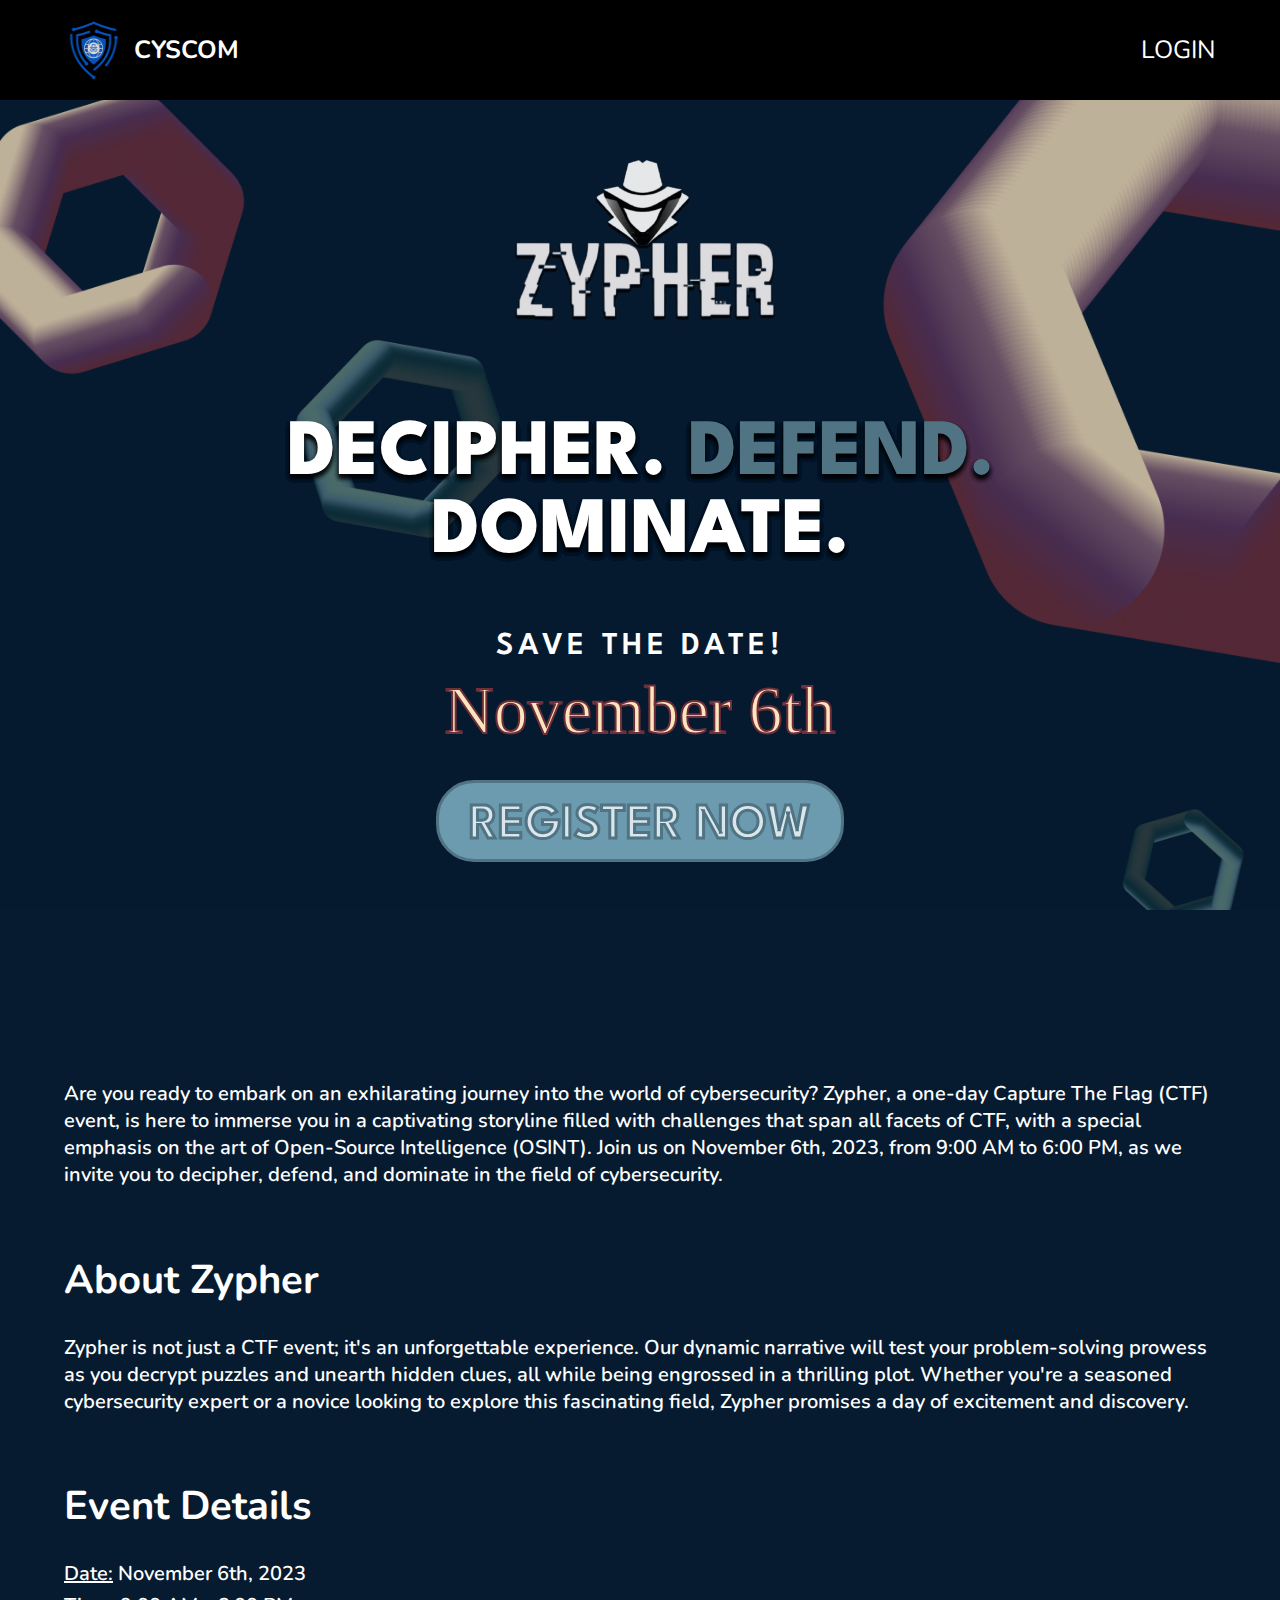
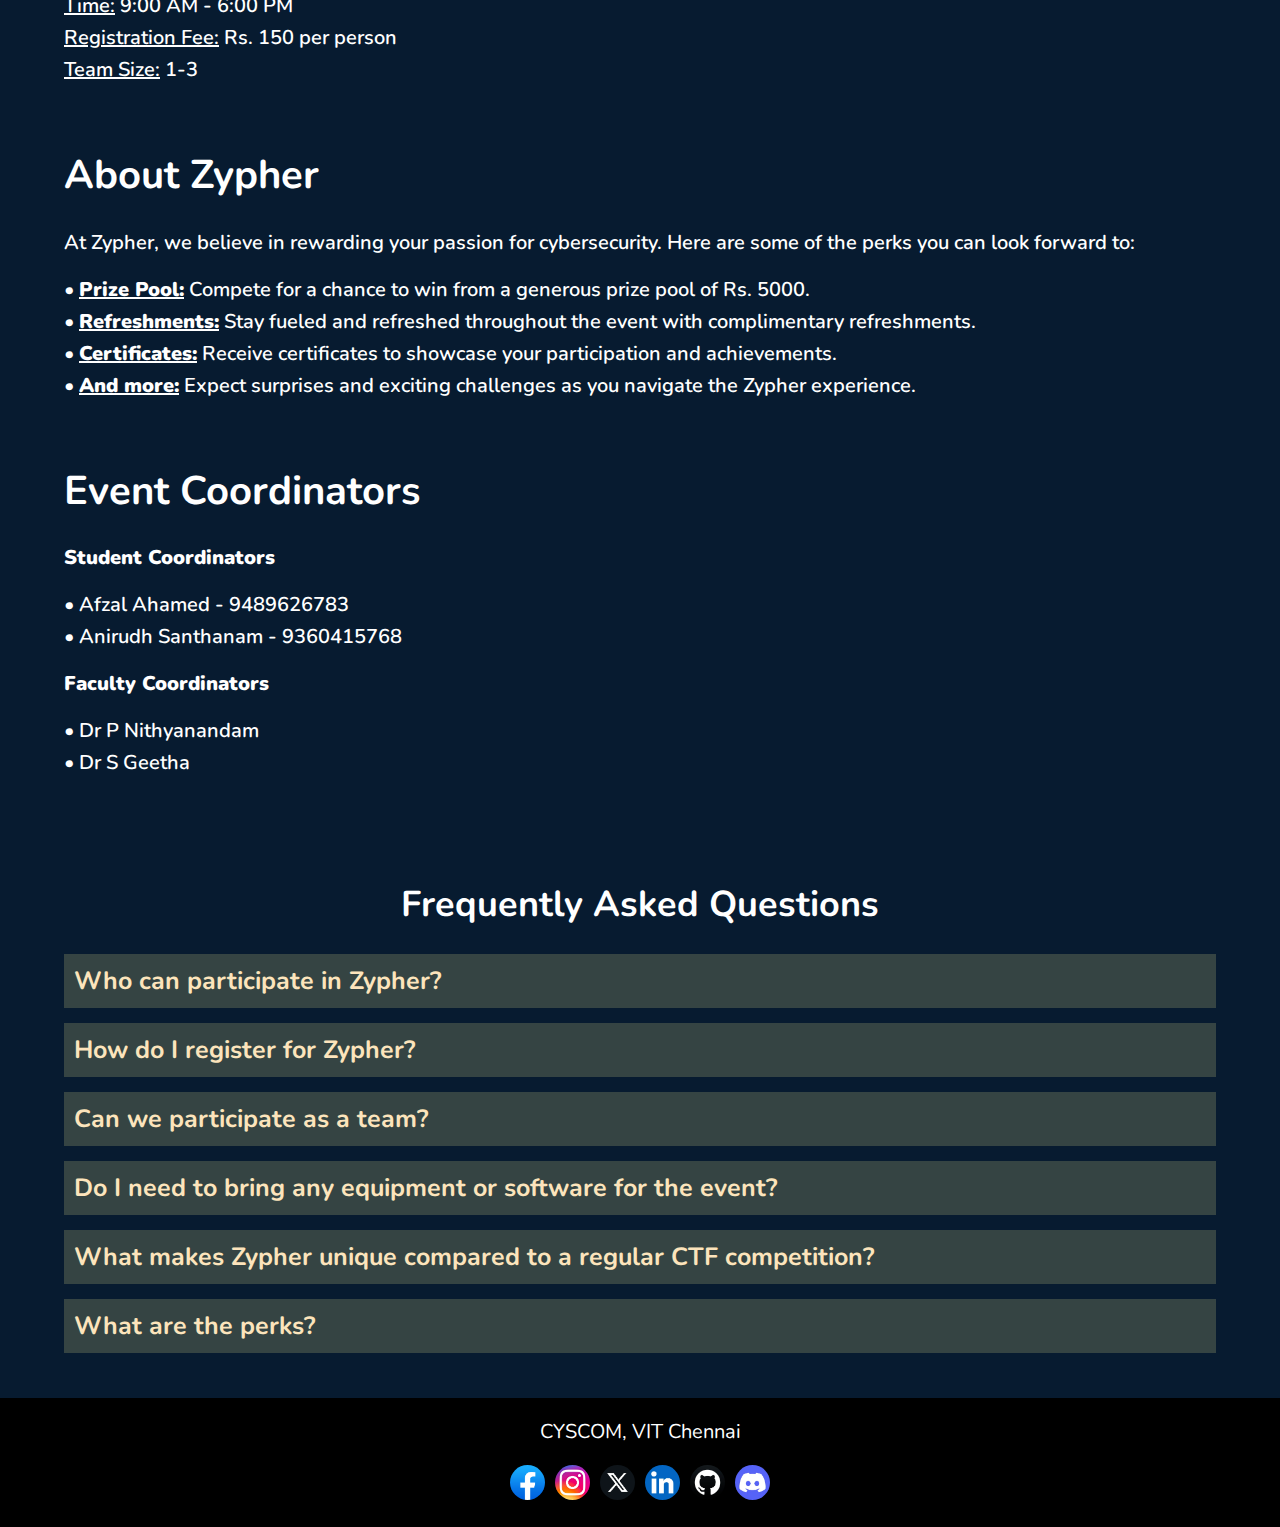
<file: index.html>
<!DOCTYPE html>
<html lang="en">
<head>
    <meta charset="UTF-8" />
    <meta name="viewport" content="width=device-width, initial-scale=1.0" />
    <title>Zypher | CYSCOM</title>
    
    <link rel="stylesheet" href="/landing-page/css/style.css" />
    <link rel="preconnect" href="https://fonts.googleapis.com" />
    <link rel="preconnect" href="https://fonts.gstatic.com" crossorigin />
    <link href="https://fonts.googleapis.com/css2?family=Anton&family=Kosugi+Maru&family=League+Spartan:wght@300;800&family=Nunito:wght@300&display=swap" rel="stylesheet"/>

    <link rel="shortcut icon" href="/assets/images/zypher.png" type="image/x-icon">
</head>
<body>
    <!-- read changes.txt -->
    <!-- read contributors.txt -->
    <div class="landing-page">
        <nav>
            <div class="nav-content">
                <div class="navbar-left">
                    <div class="logo-container">
                        <img id="cyscomlogo" alt="cyscomlogo" src="/assets/images/cyscom.png" />
                        <span id="cyscom">CYSCOM</span>
                    </div>
                </div>
                <div class="navbar-right">
                    <a class="nav-link" href="/login/">LOGIN</a>
                </div>
            </div>
        </nav>
        <div class="main-content">
            <div class="zypher-logo-content">
                <div class="logo">
                    <img class="zypherlogo" alt="zypherlogo" src="/assets/images/logo.png" />
                </div>
            </div>
            <div class="content-container">
                <div class="left">
                    <div class="decipher">
                        DECIPHER.<span style="color: #507483"> DEFEND.</span> DOMINATE.
                    </div>
                </div>
                <div class="right">
                    <div class="savethedate">SAVE THE DATE!</div>
                    <div class="date">November 6th</div>
                    <div class="register-container">
                        <div class="button-container">
                            <a href="/register/">
                                <button class="register-button">REGISTER NOW</button>
                            </a>
                        </div>
                    </div>
                </div>
            </div>
        </div>
        <div class="scroll-down-page">
            <div class="section-container">
                <div class="event-section event-desc">
                    <p>
                        Are you ready to embark on an exhilarating journey into the world of cybersecurity? Zypher, a one-day Capture The Flag (CTF) event, is here to immerse you in a captivating storyline filled with challenges that span all facets of CTF, with a special emphasis on the art of Open-Source Intelligence (OSINT). Join us on November 6th, 2023, from 9:00 AM to 6:00 PM, as we invite you to decipher, defend, and dominate in the field of cybersecurity.
                    </p>
                </div>
                <br>
                <div class="event-section event-desc">
                    <h1>About Zypher</h1>
                    <p>
                        Zypher is not just a CTF event; it's an unforgettable experience. Our dynamic narrative will test your problem-solving prowess as you decrypt puzzles and unearth hidden clues, all while being engrossed in a thrilling plot. Whether you're a seasoned cybersecurity expert or a novice looking to explore this fascinating field, Zypher promises a day of excitement and discovery.
                    </p>
                </div>
                <br>
                <div class="event-section event-desc">
                    <h1>Event Details</h1>
                    <ul>
                        <li><u>Date:</u> November 6th, 2023</li>
                        <li><u>Time:</u> 9:00 AM - 6:00 PM</li>
                        <li><u>Registration Fee:</u> Rs. 150 per person</li>
                        <li><u>Team Size:</u> 1-3</li>
                    </ul>
                </div>
                <br>
                <div class="event-section event-desc">
                    <h1>About Zypher</h1>
                    <p>
                        At Zypher, we believe in rewarding your passion for cybersecurity. Here are some of the perks you can look forward to:
                    </p>
                    <ul>
                        <li>• <u><b>Prize Pool:</b></u> Compete for a chance to win from a generous prize pool of Rs. 5000.</li>
                        <li>• <u><b>Refreshments:</b></u> Stay fueled and refreshed throughout the event with complimentary refreshments.</li>
                        <li>• <u><b>Certificates:</b></u> Receive certificates to showcase your participation and achievements.</li>
                        <li>• <u><b>And more:</b></u> Expect surprises and exciting challenges as you navigate the Zypher experience.</li>
                    </ul>
                </div>
                <br>
                <div class="event-section event-desc">
                    <h1>Event Coordinators</h1>
                    <p><b>Student Coordinators</b></p>
                    <ul>
                        <li>• Afzal Ahamed - 9489626783</li>
                        <li>• Anirudh Santhanam - 9360415768</li>
                    </ul>
                    <p><b>Faculty Coordinators</b></p>
                    <ul>
                        <li>• Dr P Nithyanandam</li>
                        <li>• Dr S Geetha</li>
                    </ul>
                </div>
                <!-- <br>
                <div class="event-section event-rules">
                    <h1>Event Rules</h1>
                    <ul>
                        <li>Point 1</li>
                        <li>Point 2</li>
                        <li>Point 3</li>
                    </ul>
                </div> -->
            </div>
        </div>
        <div class="scroll-down-page">
            <div class="faq">
                <h1>Frequently Asked Questions</h1>
                <div class="faq-box">
                    <div class="query-container">
                        <button class="question" onclick="toggleAnswer(this)">
                            Who can participate in Zypher?
                        </button>
                        <div class="answer">
                            <div class="answer-content">
                                Zypher is an inclusive event open to all individuals interested in problem-solving and Capture The Flag (CTF) challenges. Regardless of your level of expertise, whether you're a novice or an experienced problem solver, Zypher welcomes and caters to everyone. It's an opportunity for all to embark on a journey of intellectual exploration.
                            </div>
                        </div>
                    </div>
                    <div class="query-container">
                        <button class="question" onclick="toggleAnswer(this)">
                            How do I register for Zypher?
                        </button>
                        <div class="answer">
                            <div class="answer-content">
                                The registration process is quick and straightforward. Just click on the registration link here, and you'll be directed to the registration page. Fill in your details, and for the incredible value of just Rs. 150, you secure your place in this thrilling event. Don't miss out on this chance to test your skills and be part of the Zypher experience.
                            </div>
                        </div>
                    </div>
                    <div class="query-container">
                        <button class="question" onclick="toggleAnswer(this)">
                            Can we participate as a team?
                        </button>
                        <div class="answer">
                            <div class="answer-content">
                                Absolutely! Teamwork makes Zypher even more exciting. You can form a team consisting of 1 to 3 participants. The team creation process will take place on the day of the event, allowing you to collaborate and tackle challenges together. Strength in numbers, right?
                            </div>
                        </div>
                    </div>
                    <div class="query-container">
                        <button class="question" onclick="toggleAnswer(this)">
                            Do I need to bring any equipment or software for the event?
                        </button>
                        <div class="answer">
                            <div class="answer-content">
                                All you need to bring is your laptop, and it's preferred if you have Kali Linux pre-installed. We've got everything else covered for you, ensuring a seamless and immersive experience during Zypher.
                            </div>
                        </div>
                    </div>
                    <div class="query-container">
                        <button class="question" onclick="toggleAnswer(this)">
                            What makes Zypher unique compared to a regular CTF competition?
                        </button>
                        <div class="answer">
                            <div class="answer-content">
                                Zypher isn't your average CTF event. It's an extraordinary blend of problem-solving and storytelling. Each challenge you face is not just a technical puzzle but a piece of a captivating narrative. As you solve these challenges, you unravel the storyline, making Zypher a thrilling and immersive experience. It's problem-solving with a twist!
                            </div>
                        </div>
                    </div>
                    <div class="query-container">
                        <button class="question" onclick="toggleAnswer(this)">
                            What are the perks?
                        </button>
                        <div class="answer">
                            <div class="answer-content">
                                Prize Pool of Rs. 5000, refreshments for all, certificates, and more.
                            </div>
                        </div>
                    </div>
                </div>
            </div>
        </div>
        <footer>
            <p>CYSCOM, VIT Chennai</p>
            <div class="footer-links">
                <a href="https://facebook.com/cyscomvit/"><img src="/assets/icons/facebook.png" alt="" height="32" width="32"></a>
                <!-- &nbsp; -->
                <a href="https://instagram.com/cyscomvit/"><img src="/assets/icons/instagram.png" alt="" height="32" width="32"></a>
                <!-- &nbsp; -->
                <a href="https://twitter.com/CyscomVit/"><img src="/assets/icons/x.png" alt="" height="32" width="32"></a>
                <!-- &nbsp; -->
                <a href="https://www.linkedin.com/company/cyscomvit/"><img src="/assets/icons/linkedin.png" alt="" height="32" width="32"></a>
                <!-- &nbsp; -->
                <a href="https://github.com/cyscomvit/"><img src="/assets/icons/github.png" alt="" height="32" width="32"></a>
                <!-- &nbsp; -->
                <a href="https://discord.gg/9RyHCQgjAv"><img src="/assets/icons/discord.png" alt="" height="32" width="32"></a>
                <!-- &nbsp; -->
            </div>
        </footer>
    </div>
    <script src="/landing-page/script/script.js"></script>
</body>
</html>
</file>
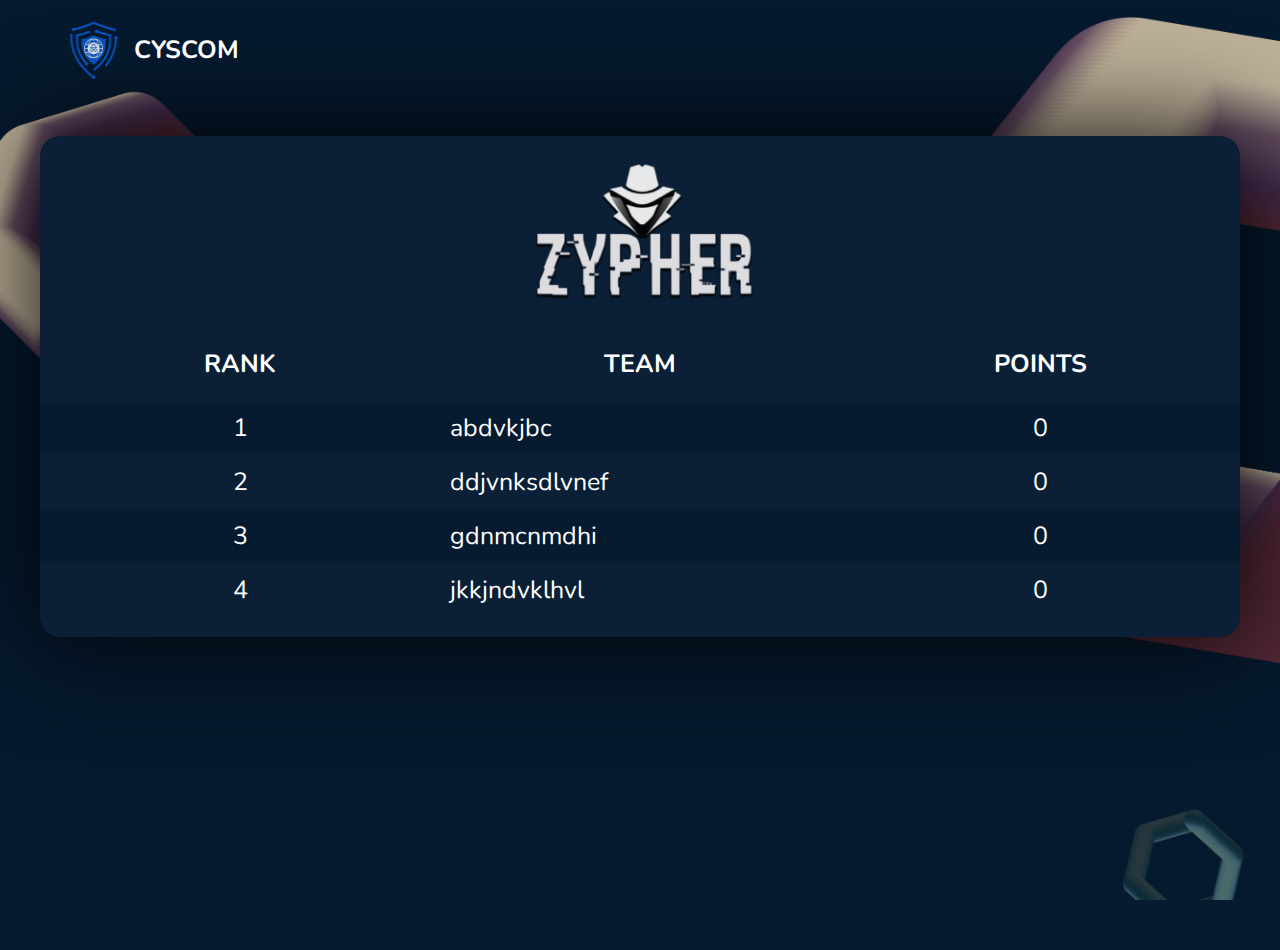
<file: leaderboard/index.html>
<!DOCTYPE html>
<html lang="en">
<head>
    <meta charset="UTF-8" />
    <meta name="viewport" content="width=device-width, initial-scale=1.0" />
    <title>Zypher - Leaderboard | CYSCOM</title>
    
    <link rel="stylesheet" type="text/css" href="/leaderboard/css/style.css" />
    <link rel="stylesheet" type="text/css" href="https://unpkg.com/boxicons@2.1.4/css/boxicons.min.css"/>
    <link rel="preconnect" href="https://fonts.googleapis.com" />
    <link rel="preconnect" href="https://fonts.gstatic.com" crossorigin />
    <link href="https://fonts.googleapis.com/css2?family=Anton&family=Kosugi+Maru&family=League+Spartan:wght@300;800&family=Nunito:wght@300&display=swap" rel="stylesheet"/>

    <link rel="shortcut icon" href="/assets/images/zypher.png" type="image/x-icon">
</head>
<body>
    <div class="container">
        <div class="content">
            <div class="nav-content">
                <div class="navbar-left">
                    <div class="logo-container">
                        <img id="cyscomlogo" alt="cyscomlogo" src="/assets/images/cyscom.png" />
                        <span id="cyscom">CYSCOM</span>
                    </div>
                </div>
            </div>
            <br>
            <br>
            <div class="content-container">
                <div class="zyper-logo-container">
                    <div class="zypher-logo-content">
                        <div class="logo">
                            <img class="zypherlogo" alt="zypherlogo" src="/assets/images/logo.png" />
                        </div>
                    </div>
                </div>
                <div class="table-container">
                    <table>
                        <tr>
                            <th>RANK</th>
                            <th>TEAM</th>
                            <th>POINTS</th>
                        </tr>
                        <tr>
                            <td>1</td>
                            <td>abdvkjbc</td>
                            <td>0</td>
                        </tr>
                        <tr>
                            <td>2</td>
                            <td>ddjvnksdlvnef</td>
                            <td>0</td>
                        </tr>
                        <tr>
                            <td>3</td>
                            <td>gdnmcnmdhi</td>
                            <td>0</td>
                        </tr>
                        <tr>
                            <td>4</td>
                            <td>jkkjndvklhvl</td>
                            <td>0</td>
                        </tr>
                    </table>
                </div>
            </div>
        </div>
    </div>
</body>
</html>
</file>
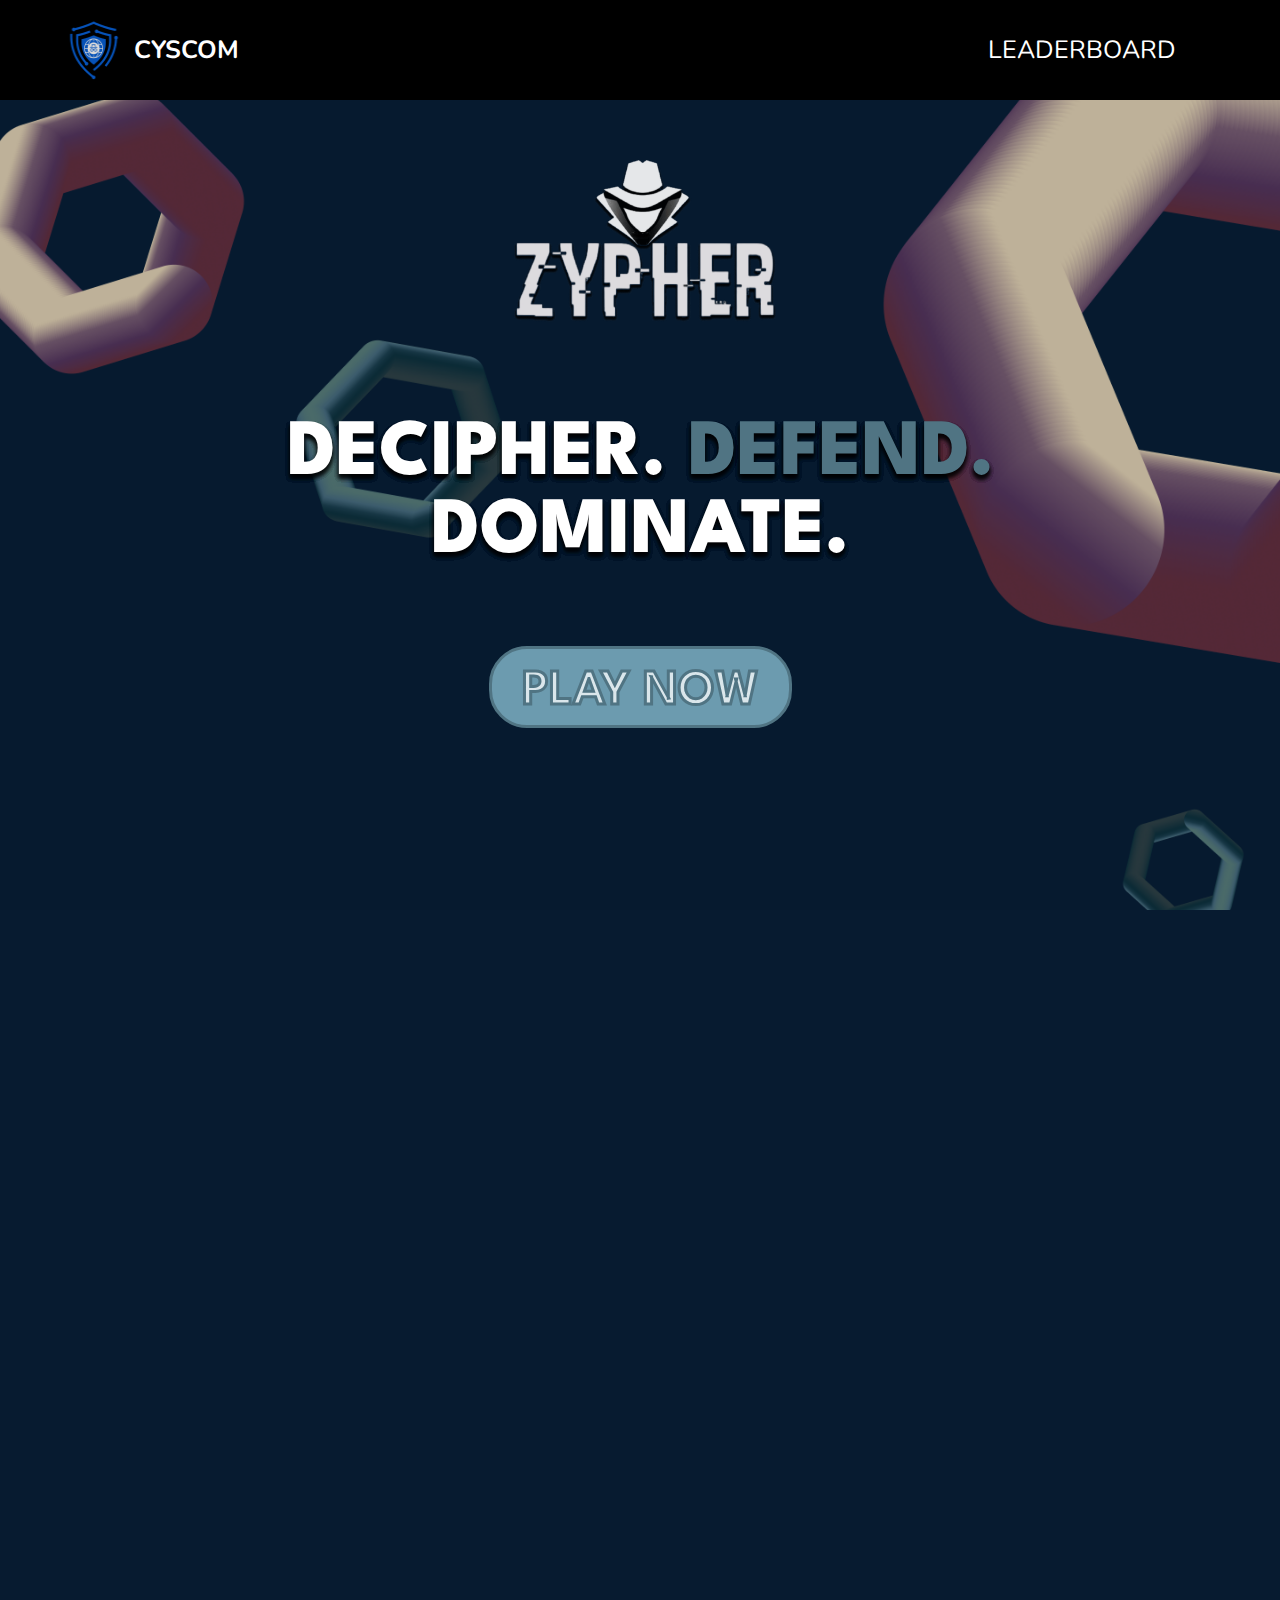
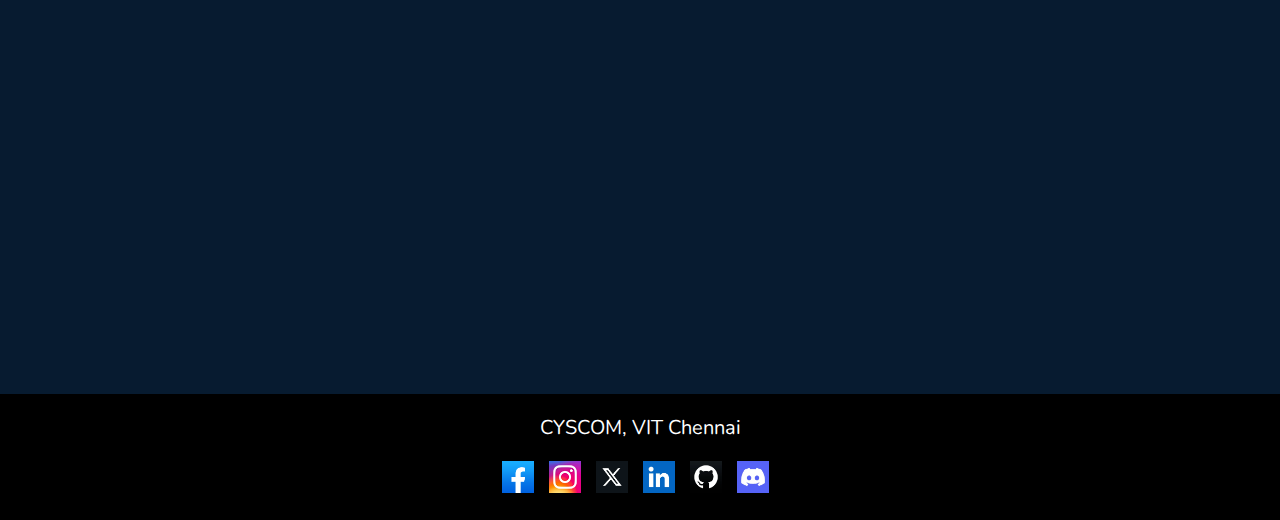
<file: loggedin/index.html>
<!DOCTYPE html>
<html lang="en">
<head>
    <meta charset="UTF-8" />
    <meta name="viewport" content="width=device-width, initial-scale=1.0" />
    <title>Zypher | CYSCOM</title>
    
    <link rel="stylesheet" href="/loggedin/css/style.css" />
    <link rel="preconnect" href="https://fonts.googleapis.com" />
    <link rel="preconnect" href="https://fonts.gstatic.com" crossorigin />
    <link href="https://fonts.googleapis.com/css2?family=Anton&family=Kosugi+Maru&family=League+Spartan:wght@300;800&family=Nunito:wght@300&display=swap" rel="stylesheet"/>

    <link rel="shortcut icon" href="/assets/images/zypher.png" type="image/x-icon">
</head>
<body>
    <!-- read changes.txt -->
    <div class="landing-page">
        <nav>
            <div class="nav-content">
                <div class="navbar-left">
                    <div class="logo-container">
                        <img id="cyscomlogo" alt="cyscomlogo" src="/assets/images/cyscom.png" />
                        <span id="cyscom">CYSCOM</span>
                    </div>
                </div>
                <div class="navbar-right">
                    <a class="nav-link" href="/leaderboard/">LEADERBOARD</a>
                </div>
            </div>
        </nav>
        <div class="main-content">
            <div class="zypher-logo-content">
                <div class="logo">
                    <img class="zypherlogo" alt="zypherlogo" src="/assets/images/logo.png" />
                </div>
            </div>
            <div class="content-container">
                <div class="left">
                    <div class="decipher">
                        DECIPHER.<span style="color: #507483"> DEFEND.</span> DOMINATE.
                    </div>
                </div>
                <br>
                <br>
                <br>
                <div class="right">
                    <div class="register-container">
                        <div class="button-container">
                            <a href="/register/">
                                <button class="register-button">PLAY NOW</button>
                            </a>
                        </div>
                    </div>
                </div>
            </div>
        </div>
        <div class="scroll-down-page">
            <!-- content -->
        </div>
        <footer id="contact">
            <p>CYSCOM, VIT Chennai</p>
            <div class="footer-links">
                <a href="https://facebook.com/cyscomvit/"><img src="/assets/icons/facebook.png" alt="" height="32" width="32"></a>
                &nbsp;
                <a href="https://instagram.com/cyscomvit/"><img src="/assets/icons/instagram.png" alt="" height="32" width="32"></a>
                &nbsp;
                <a href="https://twitter.com/CyscomVit/"><img src="/assets/icons/x.png" alt="" height="32" width="32"></a>
                &nbsp;
                <a href="https://www.linkedin.com/company/cyscomvit/"><img src="/assets/icons/linkedin.png" alt="" height="32" width="32"></a>
                &nbsp;
                <a href="https://github.com/cyscomvit/"><img src="/assets/icons/github.png" alt="" height="32" width="32"></a>
                &nbsp;
                <a href="https://discord.gg/9RyHCQgjAv"><img src="/assets/icons/discord.png" alt="" height="32" width="32"></a>
                &nbsp;
            </div>
        </footer>
    </div>
</body>
</html>
</file>
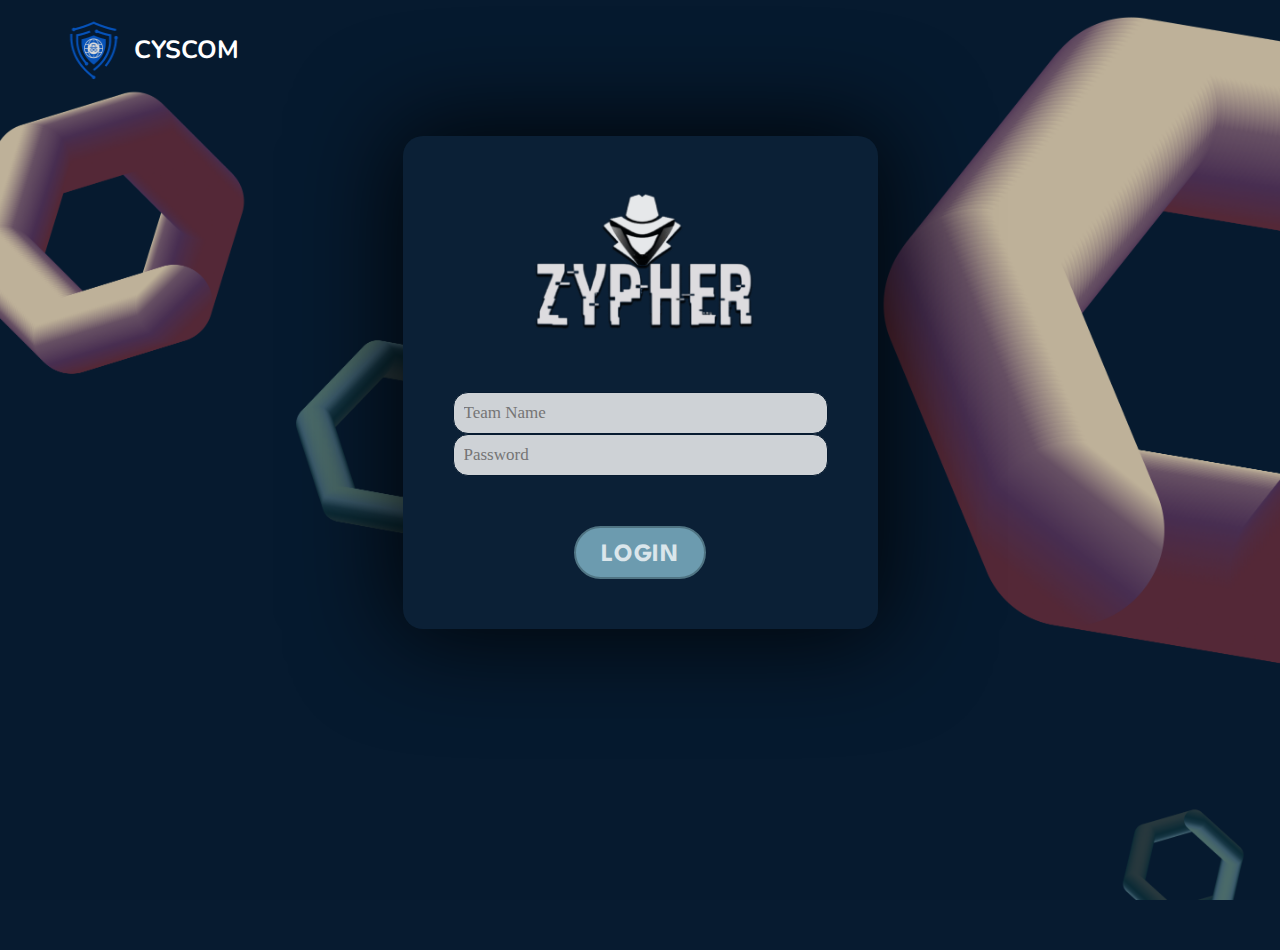
<file: login/index.html>
<!DOCTYPE html>
<html lang="en">
<head>
    <meta charset="UTF-8" />
    <meta name="viewport" content="width=device-width, initial-scale=1.0" />
    <title>Zypher - Login | CYSCOM</title>
    
    <link rel="stylesheet" type="text/css" href="/login/css/style.css" />
    <link rel="stylesheet" type="text/css" href="https://unpkg.com/boxicons@2.1.4/css/boxicons.min.css"/>
    <link rel="preconnect" href="https://fonts.googleapis.com" />
    <link rel="preconnect" href="https://fonts.gstatic.com" crossorigin />
    <link href="https://fonts.googleapis.com/css2?family=Anton&family=Kosugi+Maru&family=League+Spartan:wght@300;800&family=Nunito:wght@300&display=swap" rel="stylesheet"/>

    <link rel="shortcut icon" href="/assets/images/zypher.png" type="image/x-icon">
</head>
<body>
    <div class="container">
        <div class="content">
            <div class="nav-content">
                <div class="navbar-left">
                    <div class="logo-container">
                        <img id="cyscomlogo" alt="cyscomlogo" src="/assets/images/cyscom.png" />
                        <span id="cyscom">CYSCOM</span>
                    </div>
                </div>
            </div>
            <br>
            <br>
            <div class="form-container">
                <div class="zyper-logo-container">
                    <div class="zypher-logo-content">
                        <div class="logo">
                            <img class="zypherlogo" alt="zypherlogo" src="/assets/images/logo.png" />
                        </div>
                    </div>
                </div>
                <form action="your-action-url.php" method="post">
                    <div class="input-box">
                        <input type="text" placeholder="Team Name" required />
                        <input type="password" placeholder="Password" required />
                    </div>
                    <button type="submit" class="btn"><b>LOGIN</b></button>
                </form>
            </div>
        </div>
    </div>
</body>
</html>
</file>
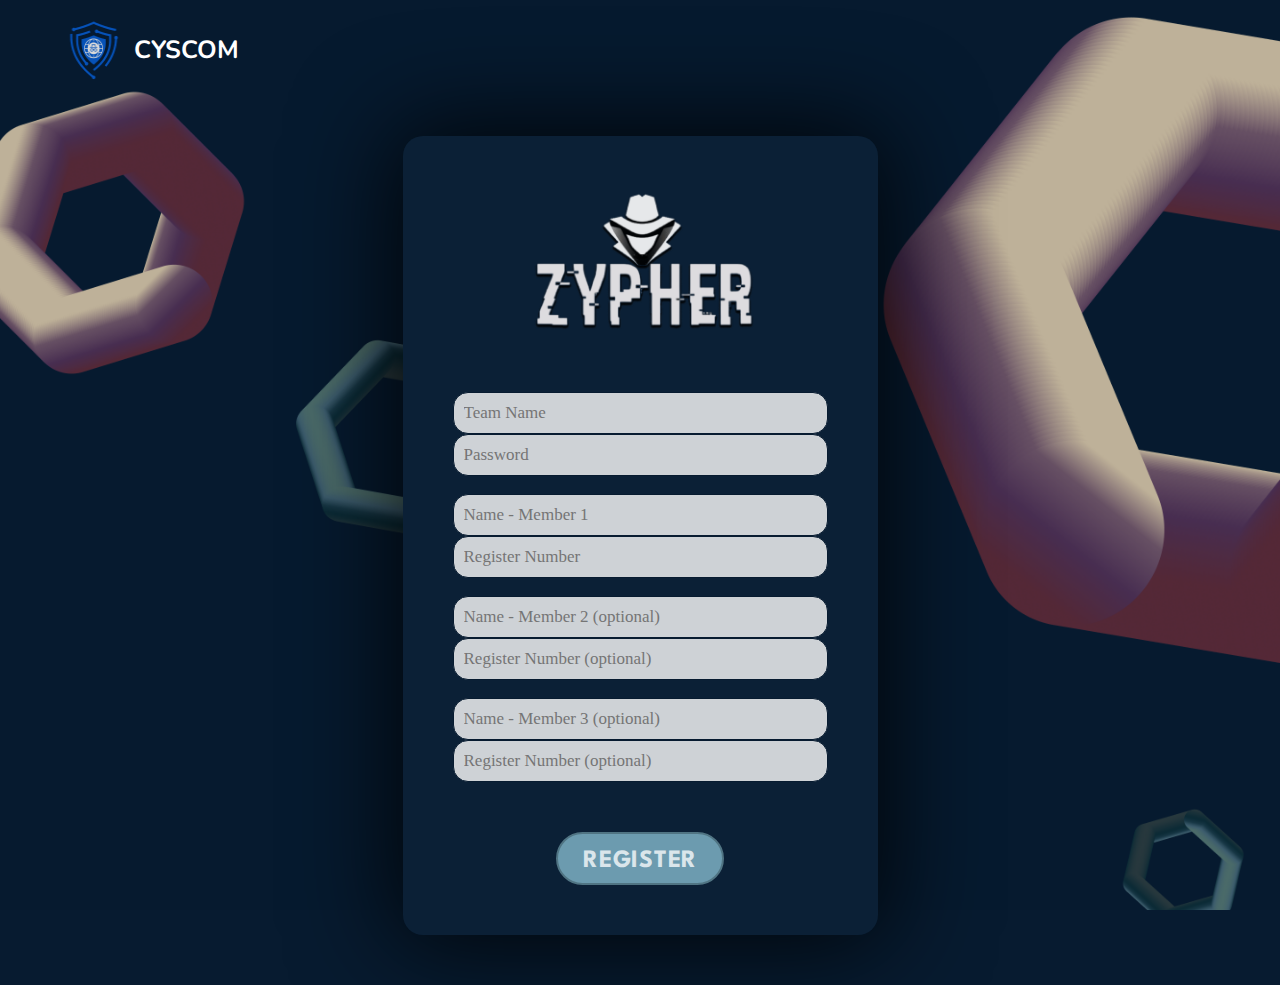
<file: register/index.html>
<!DOCTYPE html>
<html lang="en">
<head>
    <meta charset="UTF-8" />
    <meta name="viewport" content="width=device-width, initial-scale=1.0" />
    <title>Zypher - Register | CYSCOM</title>
    
    <link rel="stylesheet" type="text/css" href="/register/css/style.css" />
    <link rel="stylesheet" type="text/css" href="https://unpkg.com/boxicons@2.1.4/css/boxicons.min.css"/>
    <link rel="preconnect" href="https://fonts.googleapis.com" />
    <link rel="preconnect" href="https://fonts.gstatic.com" crossorigin />
    <link href="https://fonts.googleapis.com/css2?family=Anton&family=Kosugi+Maru&family=League+Spartan:wght@300;800&family=Nunito:wght@300&display=swap" rel="stylesheet"/>

    <link rel="shortcut icon" href="/assets/images/zypher.png" type="image/x-icon">
</head>
<body>
    <div class="container">
        <div class="content">
            <div class="nav-content">
                <div class="navbar-left">
                    <div class="logo-container">
                        <img id="cyscomlogo" alt="cyscomlogo" src="/assets/images/cyscom.png" />
                        <span id="cyscom">CYSCOM</span>
                    </div>
                </div>
            </div>
            <br>
            <br>
            <div class="form-container">
                <div class="zyper-logo-container">
                    <div class="zypher-logo-content">
                        <div class="logo">
                            <img class="zypherlogo" alt="zypherlogo" src="/assets/images/logo.png" />
                        </div>
                    </div>
                </div>
                <form action="your-action-url.php" method="post">
                    <div class="input-box">
                        <input type="text" placeholder="Team Name" required />
                        <input type="password" placeholder="Password" required />
                        <br>
                        <input type="text" placeholder="Name - Member 1" required />
                        <input type="text" placeholder="Register Number" required />
                        <br>
                        <input type="text" placeholder="Name - Member 2 (optional)" />
                        <input type="text" placeholder="Register Number (optional)" />
                        <br>
                        <input type="text" placeholder="Name - Member 3 (optional)" />
                        <input type="text" placeholder="Register Number (optional)" />
                    </div>
                    <button type="submit" class="btn"><b>REGISTER</b></button>
                </form>
            </div>
        </div>
    </div>
</body>
</html>
</file>
<file: landing-page/css/style.css>
html{
    overflow-x: hidden;
}
body {
    margin: 0;
    padding: 0;
    background-color: #071b30;
    overflow-x: hidden;
}
nav{
    width: 100%;
    background-color: black;
    position: fixed;
    top: 0;
    z-index: 100000;
}
.nav-content-mobile{
    display: none;
}
.nav-content {
    max-width: 1200px;
    width: 90%;
    margin: 0 auto;
    display: flex;
    justify-content: space-between;
    align-items: center;
    padding: 0 20px;
    height: 100px;
    font-family: "Nunito", sans-serif;
    font-size: 25px;
}
.logo-container{
    display: flex;
    align-items: center;
}
.navbar-center {
    text-align: center;
    align-items: center;
}
.navbar-right {
    text-align: right;
    /* margin-right: 20px !important; */
}
#cyscomlogo {
    width: 60px;
    height: 60px;
}
#cyscom {
    font-size: 25px;
    font-weight: bold;
    color: white;
    margin-left: 10px;
}
.nav-link {
    color: white;
    text-decoration: none;
}
.play {
    padding: 5px 20px;
    border-radius: 10px;
    border: 1px solid rgba(255, 255, 255, 0.5);
}
.play:hover {
    background-color: #fce4bc;
    color: #6e2e3a;
}
.zyphper-logo-content{
    margin-top: 100px;
}
.logo {
    width: fit-content;
    margin: 0 auto;
    height: auto;
    padding-top: 20px;
}
.zypherlogo {
    width: 300px;
    height: auto;
    margin: 0 auto;
}
.main-content {
    padding-top: 130px;
    position: relative;
    background-image: url("/assets/images/bg.png");
    background-size: cover;
    background-repeat: no-repeat;
    background-attachment: fixed;
    min-height: 100vh;
}
.content-container{
    max-width: 1200px;
    width: 90%;
    padding-top: 60px;
    text-align: center;
    margin: 0 auto;
}
.left, .right{
    width: 100%;
}
.decipher {
    position: relative;
    padding: 20px 20px;
    font-family: "League Spartan";
    font-style: normal;
    font-weight: 800;
    font-size: 80px;
    line-height: 78px;
    z-index: 1;
    color: #ffffff;
    text-shadow: 0px 4px 4px rgba(0, 0, 0, 0.25), 0px 4px 4px rgba(0, 0, 0, 0.25), 0px 4px 4px rgba(0, 0, 0, 0.25), 0px 4px 4px rgba(0, 0, 0, 0.25), 0px 4px 4px rgba(0, 0, 0, 0.25), 0px 4px 4px rgba(0, 0, 0, 0.25), 0px 4px 4px rgba(0, 0, 0, 0.25), 0px 4px 4px rgba(0, 0, 0, 0.25);
}
.savethedate {
    padding: 40px 0 10px;
    font-family: "League Spartan";
    font-style: normal;
    font-weight: 600;
    font-size: 32px;
    line-height: 29px;
    letter-spacing: 0.145em;
    color: #ffffff;
}
.date {
    padding-bottom: 30px;
    font-family: "Kosugi Maru";
    font-style: normal;
    font-weight: 400;
    font-size: 68px;
    /* letter-spacing: 0.2em; */
    -webkit-text-stroke: 2px #6e2e3a;
    -webkit-text-fill-color: #fce4bc;
}
.register-container{
    padding-bottom: 40px;
}
.register-button{
    padding: 20px 30px 10px;
    background-color: transparent;
    border: none;
    text-decoration: none;
    font-family: "League Spartan";
    font-style: normal;
    font-weight: 600;
    font-size: 50px;
    color: rgba(255, 255, 255, 0.75);
    background-color: #6c9baf;
    border: 3px solid #507483;
    border-radius: 38px;
    -webkit-text-stroke: 3px #507483;
    transition: background-color 0.3s, color 0.3s;
    cursor: pointer;
}
.register-button:hover {
    background-color: #507483;
    color: #fff;
}
@media (max-width: 1130px) {
    .body {
        position: relative;
   }
    .main-content {
        display: inline-table;
   }
}
@media (max-width: 635px) {
    nav{
        padding: 0;
    }
    .nav-content {
        display: flex;
        height: 35px;
        width: 90%;
        padding: 20px 0;
        font-size: 20px;
    }
    .navbar-left, .navbar-right{
        width: 50%;
        align-items: center;
    }
    #cyscomlogo {
        width: 50px;
        height: 50px;
    }
    #cyscom {
        font-size: 20px;
        font-weight: bold;
        color: white;
        margin-left: 5px;
    }
    .logo-container{
        width: 100%;
        margin: 0 auto;
        text-align: center;
    }
    .navbar-right{
        text-align: right;
        margin-right: 5px;
    }
    .zypherlogo {
        width: 200px;
        height: auto;
        margin: 0 auto;
    }
    .logo-content{
        margin-top: 50px;
    }
    .main-content{
        padding-top: 100px;
    }
    .content-container{
        text-align: center;
        max-width: 600px;
        margin: 0 auto !important;
    }
    .left, .right{
        width: 100%;
        text-align: center;
    }
    .left{
        order: 2;
    }
    .righ{
        order: 1;
    }
    .decipher {
        font-size: 50px;
        line-height: 55px;
    }
    .savethedate{
        font-size: 20px;
    }
    .date{
        font-size: 40px;
    }
    .register-button {
        padding: 12px 20px 5px;
        background-color: transparent;
        border: none;
        text-decoration: none;
        font-family: "League Spartan";
        font-style: normal;
        font-weight: 600;
        font-size: 35px;
        letter-spacing: 0.03em;
        color: rgba(255, 255, 255, 0.75);
        background-color: #6c9baf;
        border: 3px solid #507483;
        border-radius: 38px;
        -webkit-text-stroke: 2px #507483;
        transition: background-color 0.3s, color 0.3s;
        cursor: pointer;
    }
    .section-container{
        width: 100%;
        margin: 0 auto;
    }
}
.scroll-down-page {
    margin: 0;
    padding: 0;
    position: relative;
    background-image: url("/assets/images/bg2.png");
    background-size: cover;
    background-repeat: no-repeat;
    background-attachment: fixed;
    background-color: #071b30;
    /* min-height: 100vh; */
    display: inline-table;
    align-items: center;
    justify-content: center;
    width: 100vw;
    padding: 30px 0;
}
.event-section{
    max-width: 1200px;
    width: 90%;
}
.event-desc {
    margin: 0 auto;
    font-family: "Nunito";
    font-style: normal;
    font-weight: 600;
    font-size: 20px;
    color: #ffffff;
}
.event-desc ul {
    list-style: none;
    padding: 0;
}
.event-desc ul li {
    margin-bottom: 5px;
}
.event-rules {
    margin: 0 auto;
    font-family: "Nunito";
    font-style: normal;
    font-weight: 600;
    font-size: 20px;
    color: #ffffff;
}
.event-rules ul {
    list-style: none;
    padding: 0;
}
.event-rules ul li {
    margin-bottom: 5px;
}
.faq {
    max-width: 90%;
    margin: 0 auto;
    font-family: "Nunito";
    font-style: normal;
    font-weight: 600;
    font-size: 18px;
    text-align: center;
    color: #ffffff;
}
.faq-box {
    max-width: 1200px;
    margin: 10px auto;
    border-radius: 10px;
    justify-content: center;
    align-items: center;
    text-decoration: none;
    text-align: left;
}
.query-container{
    border: 1px solid #ddd;
    border: 10px;
    margin-bottom: 10px;
}
.faq-box .question {
    background-color: #354443;
    padding: 10px;
    font-size: 25px;
    font-weight: bold;
    font-family: "Nunito";
    text-decoration: none;
    color: #fce4bc;
    border: none;
    width: 100%;
    text-align: left;
    cursor: pointer;
}
.faq-box .answer {
    height: 0;
    overflow: hidden;
    padding: 0;
    background-color: #cfbd9c;
    /* padding: 15px; */
    font-size: 25px;
    font-family: "Nunito";
    text-decoration: none;
    color: #424141;
    margin-top: 5px;
}
.faq-box .question:hover{
    background-color: #4c6260;
}
@media (max-width: 635px) {
    .event-section h1{
        font-size: 35px;
    }
    .event-section ul li, .event-section p{
        font-size: 20px;
    }
    .faq h1{
        font-size: 25px;
    }
    .faq-box .question{
        font-size: 20px;
        padding: 10px;
    }
    .faq-box .answer{
        font-size: 20px;
    }
}
.landing-page {
    background-attachment: fixed;
}
.scroll-down-page {
    background-attachment: fixed;
}
footer{
    font-family: "Nunito", sans-serif;
    background-color: black;
    color: white;
    align-items: center;
    text-align: center;
    padding: 20px 0;
    font-size: 20px;
}
footer p{
    margin: 0;
    margin-bottom: 20px;
}
footer a img{
    height: 35px;
    width: 35px;
    border-radius: 50px;
    margin: 0 2.5px;
}
</file>
<file: leaderboard/css/style.css>
body {
    margin: 0;
    padding: 0;
    background-color: #071b30;
    overflow-x: hidden;
}
.container{
    background-image: url("/assets/images/bg.png");
    background-size: cover;
    background-repeat: no-repeat;
    background-attachment: fixed;
    min-height: 100vh;
    margin-bottom: 50px;
}
nav{
    width: 100%;
    z-index: 100000;
}
.nav-content{
    max-width: 1200px;
    width: 90%;
    margin: 0 auto;
    display: flex;
    justify-content: space-between;
    align-items: center;
    padding: 0 20px;
    height: 100px;
    font-family: "Nunito", sans-serif;
    font-size: 25px;
}
.logo-container {
    margin: 0 auto;
    display: flex;
    align-items: center;
    padding: 0px;
    height: 100px;
    font-family: "Nunito", sans-serif;
    font-size: 25px;
}
#cyscomlogo {
    width: 60px;
    height: 60px;
}
#cyscom {
    font-size: 25px;
    font-weight: bold;
    color: white;
    margin-left: 10px;
}
.content-container{
    background-color: #0b2036;
    box-shadow: 0px 0px 100px 10px #000000ce;
    max-width: 1200px;
    width: 100%;
    margin: 0 auto;
    border-radius: 20px;
    color: white;
    font-family: "Nunito", sans-serif;
    font-size: 25px;
    text-align: center;
}
.table-container table{
    padding: 20px 0;
    width: 100%;
    border-spacing: 0;
}
.table-container table tbody tr th{
    padding: 10px 0 20px;
}
.table-container table tbody tr td{
    padding: 10px;
}
.table-container table tbody tr td:nth-of-type(2){
    text-align: left;
}
.table-container table tbody tr:nth-child(even){
    background-color: #071b30;
    border-radius: 10px;
}
.table-container table tr th{
    width: 33.33%;
}
.zyphper-logo-content{
    margin-top: 100px;
}
.logo {
    width: fit-content;
    margin: 0 auto;
    height: auto;
    padding-top: 20px;
}
.zypherlogo {
    width: 250px;
    height: auto;
    margin: 0 auto;
}

@media (max-width: 670px) {
    .content{
        max-width: 100%;
        margin: 0 auto;
    }
    nav{
        padding: 0;
    }
    .nav-content {
        display: flex;
        height: 35px;
        width: 90%;
        padding: 20px 0;
        font-size: 20px;
    }
    .navbar-left{
        width: 50%;
        align-items: center;
    }
    #cyscomlogo {
        width: 50px;
        height: 50px;
    }
    #cyscom {
        font-size: 20px;
        font-weight: bold;
        color: white;
        margin-left: 5px;
    }
    .zypherlogo {
        width: 150px;
        height: auto;
        margin: 0 auto;
    }
    .content-container{
        background-color: #0b2036;
        box-shadow: 0px 0px 100px 10px #000000ce;
        max-width: 1200px;
        width: 90%;
        margin: 0 auto;
        border-radius: 20px;
        padding: 0px;
        color: white;
        text-align: center;
    }
    .table-container{
        overflow: scroll;
    }
    .table-container table tbody tr th{
        padding: 10px 30px 20px;
    }
    .table-container table tbody tr td{
        padding: 10px;
    }
}
</file>
<file: loggedin/css/style.css>
html{
    overflow-x: hidden;
}
body {
    margin: 0;
    padding: 0;
    background-color: #071b30;
    overflow-x: hidden;
}
nav{
    width: 100%;
    background-color: black;
    position: fixed;
    top: 0;
    z-index: 100000;
}
.nav-content-mobile{
    display: none;
}
.nav-content {
    max-width: 1200px;
    width: 90%;
    margin: 0 auto;
    display: flex;
    justify-content: space-between;
    align-items: center;
    padding: 0 20px;
    height: 100px;
    font-family: "Nunito", sans-serif;
    font-size: 25px;
}
.logo-container{
    display: flex;
    align-items: center;
}
.navbar-center {
    text-align: center;
    align-items: center;
}
.navbar-right {
    text-align: right;
    margin-right: 20px !important;
}
#cyscomlogo {
    width: 60px;
    height: 60px;
}
#cyscom {
    font-size: 25px;
    font-weight: bold;
    color: white;
    margin-left: 10px;
}
.nav-link {
    color: white;
    text-decoration: none;
    margin: 0 20px;
}
.play {
    padding: 5px 20px;
    border-radius: 10px;
    border: 1px solid rgba(255, 255, 255, 0.5);
}
.play:hover {
    background-color: #fce4bc;
    color: #6e2e3a;
}
.zyphper-logo-content{
    margin-top: 100px;
}
.logo {
    width: fit-content;
    margin: 0 auto;
    height: auto;
    padding-top: 20px;
}
.zypherlogo {
    width: 300px;
    height: auto;
    margin: 0 auto;
}
.main-content {
    padding-top: 130px;
    position: relative;
    background-image: url("/assets/images/bg.png");
    background-size: cover;
    background-repeat: no-repeat;
    background-attachment: fixed;
    min-height: 100vh;
}
.content-container{
    max-width: 1200px;
    width: 90%;
    padding-top: 60px;
    text-align: center;
    margin: 0 auto;
}
.left, .right{
    width: 100%;
}
.decipher {
    position: relative;
    padding: 20px 20px;
    font-family: "League Spartan";
    font-style: normal;
    font-weight: 800;
    font-size: 80px;
    line-height: 78px;
    z-index: 1;
    color: #ffffff;
    text-shadow: 0px 4px 4px rgba(0, 0, 0, 0.25), 0px 4px 4px rgba(0, 0, 0, 0.25), 0px 4px 4px rgba(0, 0, 0, 0.25), 0px 4px 4px rgba(0, 0, 0, 0.25), 0px 4px 4px rgba(0, 0, 0, 0.25), 0px 4px 4px rgba(0, 0, 0, 0.25), 0px 4px 4px rgba(0, 0, 0, 0.25), 0px 4px 4px rgba(0, 0, 0, 0.25);
}
.savethedate {
    padding: 40px 0 10px;
    font-family: "League Spartan";
    font-style: normal;
    font-weight: 600;
    font-size: 32px;
    line-height: 29px;
    letter-spacing: 0.145em;
    color: #ffffff;
}
.date {
    padding-bottom: 30px;
    font-family: "Kosugi Maru";
    font-style: normal;
    font-weight: 400;
    font-size: 68px;
    /* letter-spacing: 0.2em; */
    -webkit-text-stroke: 2px #6e2e3a;
    -webkit-text-fill-color: #fce4bc;
}
.register-container{
    padding-bottom: 40px;
}
.register-button{
    padding: 20px 30px 10px;
    background-color: transparent;
    border: none;
    text-decoration: none;
    font-family: "League Spartan";
    font-style: normal;
    font-weight: 600;
    font-size: 50px;
    color: rgba(255, 255, 255, 0.75);
    background-color: #6c9baf;
    border: 3px solid #507483;
    border-radius: 38px;
    -webkit-text-stroke: 3px #507483;
    transition: background-color 0.3s, color 0.3s;
    cursor: pointer;
}
.register-button:hover {
    background-color: #507483;
    color: #fff;
}
@media (max-width: 1130px) {
    .body {
        position: relative;
   }
    .main-content {
        display: inline-table;
   }
}
@media (max-width: 700px) {
    .home {
        display: none;
    }
}
@media (max-width: 635px) {
    nav{
        padding: 10px 0 0;
    }
    .nav-content {
        display: none;
        flex-direction: column;
        height: auto;
        width: 100%;
        padding: 20px 0;
    }
    .nav-content-mobile{
        display: block;
        max-width: 1200px;
        width: 90%;
        margin: 0 auto;
        justify-content: space-between;
        align-items: center;
        padding: 0;
        height: auto;
        font-family: "Nunito", sans-serif;
        font-size: 25px;
    }
    .row-one{
        display: flex;
        align-items: center;
    }
    .navbar-center, .navbar-right {
        width: 100%;
        text-align: center;
        margin: 10px 0 20px;
    }
    .navbar-center{
        text-align: right;
    }
    .navbar-left{
        margin: 10px auto 20px;
    }
    .logo-container{
        width: 100%;
        margin: 0 auto;
        text-align: center;
    }
    .navbar-right{
        margin-right: 0 !important;
        margin-bottom: 10px;
    }
    .nav-link {
        margin: 5px 0;
    }
    .home {
        display: none;
    }
    .zypherlogo {
        width: 200px;
        height: auto;
        margin: 0 auto;
    }
    .logo-content{
        margin-top: 144.5px;
    }
    .main-content{
        padding-top: 160px;
    }
    .content-container{
        text-align: center;
        max-width: 600px;
        margin: 0 auto !important;
    }
    .left, .right{
        width: 100%;
        text-align: center;
    }
    .left{
        order: 2;
    }
    .righ{
        order: 1;
    }
    .decipher {
        font-size: 50px;
        line-height: 55px;
    }
    .savethedate{
        font-size: 20px;
    }
    .date{
        font-size: 40px;
    }
    .register-button {
        padding: 12px 20px 5px;
        background-color: transparent;
        border: none;
        text-decoration: none;
        font-family: "League Spartan";
        font-style: normal;
        font-weight: 600;
        font-size: 35px;
        letter-spacing: 0.03em;
        color: rgba(255, 255, 255, 0.75);
        background-color: #6c9baf;
        border: 3px solid #507483;
        border-radius: 38px;
        -webkit-text-stroke: 2px #507483;
        transition: background-color 0.3s, color 0.3s;
        cursor: pointer;
    }
    .section-container{
        width: 100%;
        margin: 0 auto;
    }
}
.scroll-down-page {
    margin: 0;
    padding: 0;
    position: relative;
    background-image: url("/assets/images/bg2.png");
    background-size: cover;
    background-repeat: no-repeat;
    background-attachment: fixed;
    background-color: #071b30;
    min-height: 100vh;
    display: inline-table;
    align-items: center;
    justify-content: center;
    width: 100vw;
    padding: 30px 0;
}
.event-section{
    max-width: 1200px;
    width: 90%;
}
/* .event-desc {
    margin: 0 auto;
    font-family: "Nunito";
    font-style: normal;
    font-weight: 600;
    font-size: 20px;
    color: #ffffff;
}
.event-desc ul {
    list-style: none;
    padding: 0;
}
.event-desc ul li {
    margin-bottom: 5px;
}
.event-rules {
    margin: 0 auto;
    font-family: "Nunito";
    font-style: normal;
    font-weight: 600;
    font-size: 20px;
    color: #ffffff;
}
.event-rules ul {
    list-style: none;
    padding: 0;
}
.event-rules ul li {
    margin-bottom: 5px;
}
.faq {
    max-width: 90%;
    margin: 0 auto;
    font-family: "Nunito";
    font-style: normal;
    font-weight: 600;
    font-size: 18px;
    text-align: center;
    color: #ffffff;
}
.faq-box {
    max-width: 1200px;
    margin: 10px auto;
    border-radius: 10px;
    justify-content: center;
    align-items: center;
    text-decoration: none;
    text-align: left;
}
.query-container{
    border: 1px solid #ddd;
    border: 10px;
    margin-bottom: 20px;
}
.faq-box .question {
    background-color: #354443;
    padding: 15px;
    font-size: 25px;
    font-weight: bold;
    font-family: "Nunito";
    text-decoration: none;
    color: #fce4bc;
    border-top-right-radius: 10px;
    border-top-left-radius: 10px;
}
.faq-box .answer {
    background-color: #fce4bc;
    padding: 15px;
    font-size: 25px;
    font-family: "Nunito";
    text-decoration: none;
    color: #555;
    border-bottom-right-radius: 10px;
    border-bottom-left-radius: 10px;
} */
.landing-page {
    background-attachment: fixed;
}
.scroll-down-page {
    background-attachment: fixed;
}
footer{
    font-family: "Nunito", sans-serif;
    background-color: black;
    color: white;
    align-items: center;
    text-align: center;
    padding: 20px 0;
    font-size: 20px;
}
footer p{
    margin: 0;
    margin-bottom: 20px;
}
</file>
<file: login/css/style.css>
body {
    margin: 0;
    padding: 0;
    background-color: #071b30;
    overflow-x: hidden;
}
.container{
    background-image: url("/assets/images/bg.png");
    background-size: cover;
    background-repeat: no-repeat;
    background-attachment: fixed;
    min-height: 100vh;
    margin-bottom: 50px;
}
nav{
    width: 100%;
    z-index: 100000;
}
.nav-content{
    max-width: 1200px;
    width: 90%;
    margin: 0 auto;
    display: flex;
    justify-content: space-between;
    align-items: center;
    padding: 0 20px;
    height: 100px;
    font-family: "Nunito", sans-serif;
    font-size: 25px;
}
.logo-container {
    margin: 0 auto;
    display: flex;
    align-items: center;
    padding: 0px;
    height: 100px;
    font-family: "Nunito", sans-serif;
    font-size: 25px;
}
#cyscomlogo {
    width: 60px;
    height: 60px;
}
#cyscom {
    font-size: 25px;
    font-weight: bold;
    color: white;
    margin-left: 10px;
}
.form-container{
    background-color: #0b2036;
    box-shadow: 0px 0px 100px 10px #000000ce;
    width: 375px;
    margin: 0 auto;
    border-radius: 20px;
    padding: 30px 50px;
    color: white;
    text-align: center;
}
.zyphper-logo-content{
    margin-top: 100px;
}
.logo {
    width: fit-content;
    margin: 0 auto;
    height: auto;
    padding-top: 20px;
}
.zypherlogo {
    width: 250px;
    height: auto;
    margin: 0 auto;
}
.form{
    width: 100%;
}
.input-box{
    margin: 50px 0;
    display: grid;
}
.input-box input{
    width: 353px;
    height: 30px;
    padding: 5px 10px;
    font-size: 17px;
    background-color: hsla(0,0%,100%,.8);
    border-color: #d2d2d7;
    border: 1.5px solid #071b30;
    font-family: "text-font-light";
    border-radius: 15px;
}
button{
    padding: 15px 25px 10px;
    background-color: transparent;
    border: none;
    text-decoration: none;
    font-family: "League Spartan";
    font-style: normal;
    font-size: 25px;
    letter-spacing: 0.03em;
    color: rgba(255, 255, 255, 0.75);
    background-color: #6c9baf;
    border: 2px solid #507483;
    border-radius: 38px;
    transition: background-color 0.3s, color 0.3s;
    cursor: pointer;
    margin-bottom: 20px;
}
button:focus, button:hover{
    background-color: #507483;
    color: #fff;
}
@media (max-width: 635px) {
    .content{
        max-width: 100%;
        margin: 0 auto;
    }
    nav{
        padding: 0;
    }
    .nav-content {
        display: flex;
        height: 35px;
        width: 90%;
        padding: 20px 0;
        font-size: 20px;
    }
    .navbar-left{
        width: 50%;
        align-items: center;
    }
    #cyscomlogo {
        width: 50px;
        height: 50px;
    }
    #cyscom {
        font-size: 20px;
        font-weight: bold;
        color: white;
        margin-left: 5px;
    }
    .zypherlogo {
        width: 150px;
        height: auto;
        margin: 0 auto;
    }
    .form-container{
        background-color: #0b2036;
        box-shadow: 0px 0px 100px 10px #000000ce;
        max-width: 375px;
        width: 90%;
        margin: 0 auto;
        border-radius: 20px;
        padding: 15px 0px;
        color: white;
        text-align: center;
    }
    .input-box{
        margin: 25px 0;
        display: grid;
    }
    .input-box input{
        width: 80%;
        height: 30px;
        padding: 5px 10px;
        margin: 0px auto;
        font-size: 17px;
        background-color: hsla(0,0%,100%,.8);
        border-color: #d2d2d7;
        border: 1.5px solid #071b30;
        font-family: "text-font-light";
        border-radius: 15px;
    }
}
</file>
<file: register/css/style.css>
body {
    margin: 0;
    padding: 0;
    background-color: #071b30;
    overflow-x: hidden;
}
.container{
    background-image: url("/assets/images/bg.png");
    background-size: cover;
    background-repeat: no-repeat;
    background-attachment: fixed;
    min-height: 100vh;
    margin-bottom: 50px;
}
nav{
    width: 100%;
    z-index: 100000;
}
.nav-content{
    max-width: 1200px;
    width: 90%;
    margin: 0 auto;
    display: flex;
    justify-content: space-between;
    align-items: center;
    padding: 0 20px;
    height: 100px;
    font-family: "Nunito", sans-serif;
    font-size: 25px;
}
.logo-container {
    margin: 0 auto;
    display: flex;
    align-items: center;
    padding: 0px;
    height: 100px;
    font-family: "Nunito", sans-serif;
    font-size: 25px;
}
#cyscomlogo {
    width: 60px;
    height: 60px;
}
#cyscom {
    font-size: 25px;
    font-weight: bold;
    color: white;
    margin-left: 10px;
}
.form-container{
    background-color: #0b2036;
    box-shadow: 0px 0px 100px 10px #000000ce;
    width: 375px;
    margin: 0 auto;
    border-radius: 20px;
    padding: 30px 50px;
    color: white;
    text-align: center;
}
.zyphper-logo-content{
    margin-top: 100px;
}
.logo {
    width: fit-content;
    margin: 0 auto;
    height: auto;
    padding-top: 20px;
}
.zypherlogo {
    width: 250px;
    height: auto;
    margin: 0 auto;
}
.form{
    width: 100%;
}
.input-box{
    margin: 50px 0;
    display: grid;
}
.input-box input{
    width: 353px;
    height: 30px;
    padding: 5px 10px;
    font-size: 17px;
    background-color: hsla(0,0%,100%,.8);
    border-color: #d2d2d7;
    border: 1.5px solid #071b30;
    font-family: "text-font-light";
    border-radius: 15px;
}
button{
    padding: 15px 25px 10px;
    background-color: transparent;
    border: none;
    text-decoration: none;
    font-family: "League Spartan";
    font-style: normal;
    font-size: 25px;
    letter-spacing: 0.03em;
    color: rgba(255, 255, 255, 0.75);
    background-color: #6c9baf;
    border: 2px solid #507483;
    border-radius: 38px;
    transition: background-color 0.3s, color 0.3s;
    cursor: pointer;
    margin-bottom: 20px;
}
button:focus, button:hover{
    background-color: #507483;
    color: #fff;
}
@media (max-width: 635px) {
    .content{
        max-width: 100%;
        margin: 0 auto;
    }
    nav{
        padding: 0;
    }
    .nav-content {
        display: flex;
        height: 35px;
        width: 90%;
        padding: 20px 0;
        font-size: 20px;
    }
    .navbar-left{
        width: 50%;
        align-items: center;
    }
    #cyscomlogo {
        width: 50px;
        height: 50px;
    }
    #cyscom {
        font-size: 20px;
        font-weight: bold;
        color: white;
        margin-left: 5px;
    }
    .zypherlogo {
        width: 150px;
        height: auto;
        margin: 0 auto;
    }
    .form-container{
        background-color: #0b2036;
        box-shadow: 0px 0px 100px 10px #000000ce;
        max-width: 375px;
        width: 90%;
        margin: 0 auto;
        border-radius: 20px;
        padding: 15px 0px;
        color: white;
        text-align: center;
    }
    .input-box{
        margin: 25px 0;
        display: grid;
    }
    .input-box input{
        width: 80%;
        height: 30px;
        padding: 5px 10px;
        margin: 0px auto;
        font-size: 17px;
        background-color: hsla(0,0%,100%,.8);
        border-color: #d2d2d7;
        border: 1.5px solid #071b30;
        font-family: "text-font-light";
        border-radius: 15px;
    }
}
</file>
